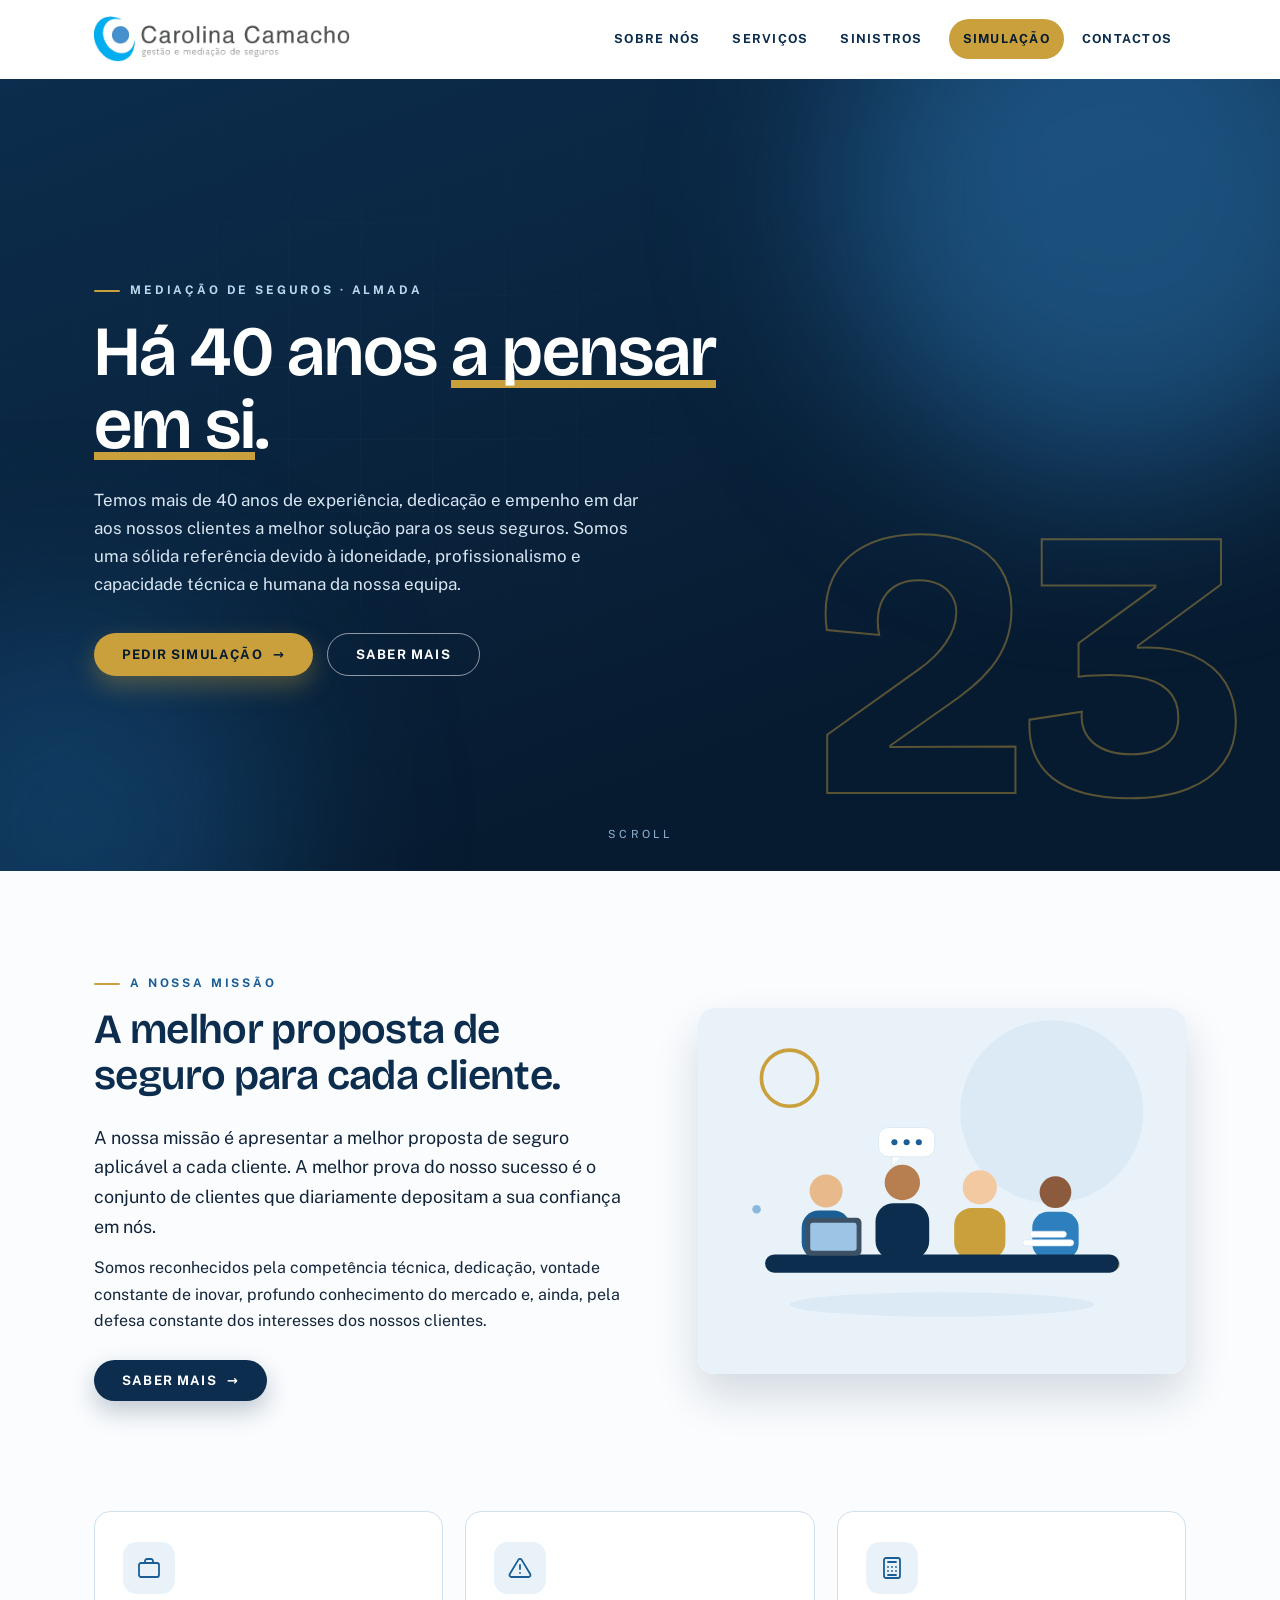
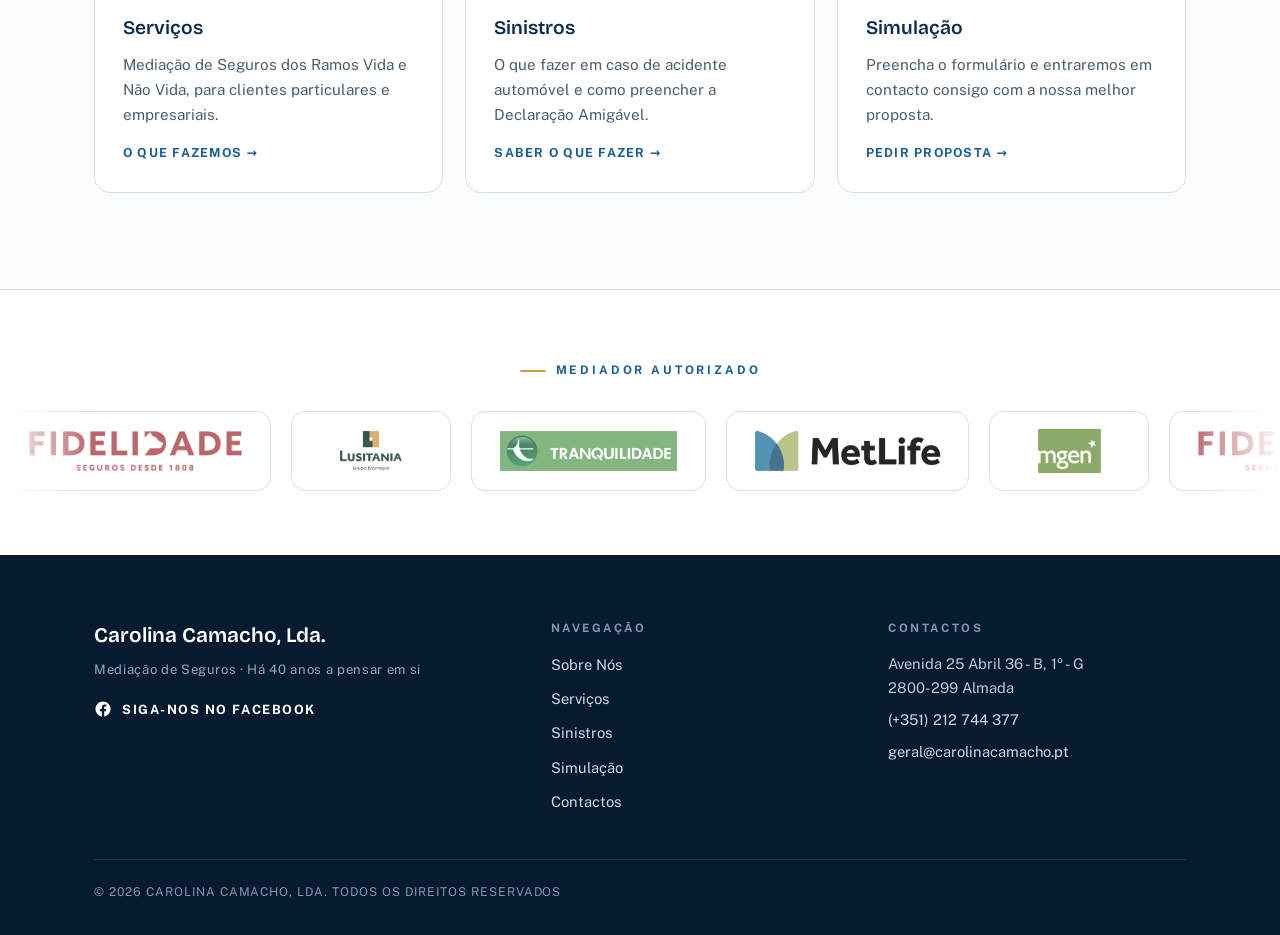
<file: servicos.html>
<!DOCTYPE html>
<html lang="pt">
<head>
<meta charset="utf-8">
<meta name="viewport" content="width=device-width, initial-scale=1">
<title>Carolina Camacho :: Home</title>
<meta name="description" content="Carolina Camacho, Lda. — Mediação de seguros há mais de 40 anos. A melhor solução para os seus seguros.">
<link rel="preconnect" href="https://fonts.googleapis.com">
<link rel="preconnect" href="https://fonts.gstatic.com" crossorigin>
<link href="https://fonts.googleapis.com/css2?family=Bricolage+Grotesque:wght@500;600;700&family=Public+Sans:wght@400;600;700&display=swap" rel="stylesheet">
<link rel="stylesheet" href="assets/style.css">
</head>
<body>

<header class="site-header">
  <div class="wrap header-inner">
    <a class="brand" href="index.html" aria-label="Carolina Camacho — página inicial">
      <img src="imgs/logo-carolina-camacho.png" alt="Carolina Camacho — gestão e mediação de seguros">
    </a>
    <button class="nav-toggle" aria-expanded="false" aria-controls="site-nav">Menu
      <svg width="16" height="16" viewBox="0 0 24 24" fill="none" stroke="currentColor" stroke-width="2.4" stroke-linecap="round" aria-hidden="true"><line x1="4" y1="7" x2="20" y2="7"/><line x1="4" y1="12" x2="20" y2="12"/><line x1="4" y1="17" x2="20" y2="17"/></svg>
    </button>
    <nav class="site-nav" id="site-nav" aria-label="Navegação principal">
      <ul><li><a href="sobre_nos.html">Sobre Nós</a></li><li><a href="servicos.html">Serviços</a></li><li><a href="sinistros.html">Sinistros</a></li><li><a href="simulacao.html" class="nav-cta">Simulação</a></li><li><a href="contactos.html">Contactos</a></li></ul>
    </nav>
  </div>
</header>

<main>

<section class="hero">
  <div class="blob blob-a"></div>
  <div class="blob blob-b"></div>
  <div class="hero-grid-lines"></div>
  <div class="wrap" style="position:relative;width:100%">
    <div class="hero-40" aria-hidden="true"><span class="num">40</span></div>
    <div class="hero-inner">
      <span class="eyebrow fade-1">Mediação de seguros &middot; Almada</span>
      <h1 class="fade-2">Há 40 anos <span class="u">a pensar em si</span>.</h1>
      <p class="fade-3">Temos mais de 40 anos de experiência, dedicação e empenho em dar aos nossos clientes a melhor solução para os seus seguros. Somos uma sólida referência devido à idoneidade, profissionalismo e capacidade técnica e humana da nossa equipa.</p>
      <div class="hero-actions fade-4">
        <a class="btn btn-gold" href="simulacao.html">Pedir simulação <span class="arr">&rarr;</span></a>
        <a class="btn btn-outline" href="sobre_nos.html">Saber mais</a>
      </div>
    </div>
  </div>
  <div class="hero-scroll" aria-hidden="true">Scroll</div>
</section>

<section class="section">
  <div class="wrap split">
    <div data-reveal>
      <span class="eyebrow">A nossa missão</span>
      <h2>A melhor proposta de seguro para cada cliente.</h2>
      <p class="lede">A nossa missão é apresentar a melhor proposta de seguro aplicável a cada cliente. A melhor prova do nosso sucesso é o conjunto de clientes que diariamente depositam a sua confiança em nós.</p>
      <p>Somos reconhecidos pela competência técnica, dedicação, vontade constante de inovar, profundo conhecimento do mercado e, ainda, pela defesa constante dos interesses dos nossos clientes.</p>
      <p style="margin-top:26px"><a class="btn btn-blue" href="sobre_nos.html">Saber mais <span class="arr">&rarr;</span></a></p>
    </div>
    <div class="photo-frame" data-reveal style="--d:.15s">
      <img src="imgs/equipa.svg" alt="">
    </div>
  </div>
</section>

<section class="section" style="padding-top:0">
  <div class="wrap">
    <div class="cards3">
      <a class="nav-card" href="servicos.html" data-reveal>
        <span class="ic"><svg width="24" height="24" viewBox="0 0 24 24" fill="none" stroke="currentColor" stroke-width="1.8" stroke-linecap="round" stroke-linejoin="round" aria-hidden="true"><rect x="2" y="7" width="20" height="14" rx="2"/><path d="M16 7V5a2 2 0 0 0-2-2h-4a2 2 0 0 0-2 2v2"/></svg></span>
        <h3>Serviços</h3>
        <p>Mediação de Seguros dos Ramos Vida e Não Vida, para clientes particulares e empresariais.</p>
        <span class="go">O que fazemos &rarr;</span>
      </a>
      <a class="nav-card" href="sinistros.html" data-reveal style="--d:.12s">
        <span class="ic"><svg width="24" height="24" viewBox="0 0 24 24" fill="none" stroke="currentColor" stroke-width="1.8" stroke-linecap="round" stroke-linejoin="round" aria-hidden="true"><path d="M12 9v4M12 17h.01M10.3 3.9 1.8 18a2 2 0 0 0 1.7 3h17a2 2 0 0 0 1.7-3L13.7 3.9a2 2 0 0 0-3.4 0z"/></svg></span>
        <h3>Sinistros</h3>
        <p>O que fazer em caso de acidente automóvel e como preencher a Declaração Amigável.</p>
        <span class="go">Saber o que fazer &rarr;</span>
      </a>
      <a class="nav-card" href="simulacao.html" data-reveal style="--d:.24s">
        <span class="ic"><svg width="24" height="24" viewBox="0 0 24 24" fill="none" stroke="currentColor" stroke-width="1.8" stroke-linecap="round" stroke-linejoin="round" aria-hidden="true"><rect x="4" y="2" width="16" height="20" rx="2"/><line x1="8" y1="6" x2="16" y2="6"/><line x1="8" y1="11" x2="8" y2="11.01"/><line x1="12" y1="11" x2="12" y2="11.01"/><line x1="16" y1="11" x2="16" y2="11.01"/><line x1="8" y1="15" x2="8" y2="15.01"/><line x1="12" y1="15" x2="12" y2="15.01"/><line x1="16" y1="15" x2="16" y2="15.01"/><line x1="8" y1="19" x2="16" y2="19"/></svg></span>
        <h3>Simulação</h3>
        <p>Preencha o formulário e entraremos em contacto consigo com a nossa melhor proposta.</p>
        <span class="go">Pedir proposta &rarr;</span>
      </a>
    </div>
  </div>
</section>

</main>


<section class="insurers" aria-label="Mediador autorizado">
  <div class="wrap">
    <span class="eyebrow">Mediador autorizado</span>
  </div>
  <div class="marquee">
    <div class="marquee-track">
<span><img src="imgs/logo-fidelidade.png" alt="Fidelidade"></span>
<span><img src="imgs/logo-lusitania.png" alt="Lusitania"></span>
<span><img src="imgs/logo-tranquilidade.png" alt="Tranquilidade"></span>
<span><img src="imgs/logo-metlife.png" alt="MetLife"></span>
<span><img src="imgs/logo-mgen.png" alt="MGEN"></span>
<span class="dup" aria-hidden="true"><img src="imgs/logo-fidelidade.png" alt="Fidelidade"></span>
<span class="dup" aria-hidden="true"><img src="imgs/logo-lusitania.png" alt="Lusitania"></span>
<span class="dup" aria-hidden="true"><img src="imgs/logo-tranquilidade.png" alt="Tranquilidade"></span>
<span class="dup" aria-hidden="true"><img src="imgs/logo-metlife.png" alt="MetLife"></span>
<span class="dup" aria-hidden="true"><img src="imgs/logo-mgen.png" alt="MGEN"></span>
    </div>
  </div>
</section>


<footer class="site-footer">
  <div class="wrap">
    <div class="footer-grid">
      <div>
        <div class="footer-brand">Carolina Camacho, Lda.
          <small>Mediação de Seguros &middot; Há 40 anos a pensar em si</small>
        </div>
        <a class="social" href="http://www.facebook.com/pages/Carolina-Camacho/294897557250897" target="_blank" rel="noopener">
          <svg width="18" height="18" viewBox="0 0 24 24" fill="currentColor" aria-hidden="true"><path d="M22 12.06C22 6.5 17.52 2 12 2S2 6.5 2 12.06c0 5.02 3.66 9.18 8.44 9.94v-7.03H7.9v-2.9h2.54V9.85c0-2.52 1.5-3.9 3.78-3.9 1.09 0 2.23.19 2.23.19v2.47h-1.26c-1.24 0-1.63.77-1.63 1.57v1.88h2.78l-.45 2.9h-2.33V22c4.78-.76 8.44-4.92 8.44-9.94Z"/></svg>
          Siga-nos no Facebook
        </a>
      </div>
      <div>
        <div class="footer-h">Navegação</div>
        <ul class="footer-nav">
          <li><a href="sobre_nos.html">Sobre Nós</a></li>
          <li><a href="servicos.html">Serviços</a></li>
          <li><a href="sinistros.html">Sinistros</a></li>
          <li><a href="simulacao.html">Simulação</a></li>
          <li><a href="contactos.html">Contactos</a></li>
        </ul>
      </div>
      <div>
        <div class="footer-h">Contactos</div>
        <div class="footer-contact">
          <span>Avenida 25 Abril 36 - B, 1º - G<br>2800-299 Almada</span>
          <a href="tel:+351212744377">(+351) 212 744 377</a>
          <a href="mailto:geral@carolinacamacho.pt">geral@carolinacamacho.pt</a>
        </div>
      </div>
    </div>
    <div class="copyright">&copy; 2026 Carolina Camacho, Lda. Todos os direitos reservados</div>
  </div>
</footer>
<script src="assets/main.js"></script>

</body>
</html>
</file>
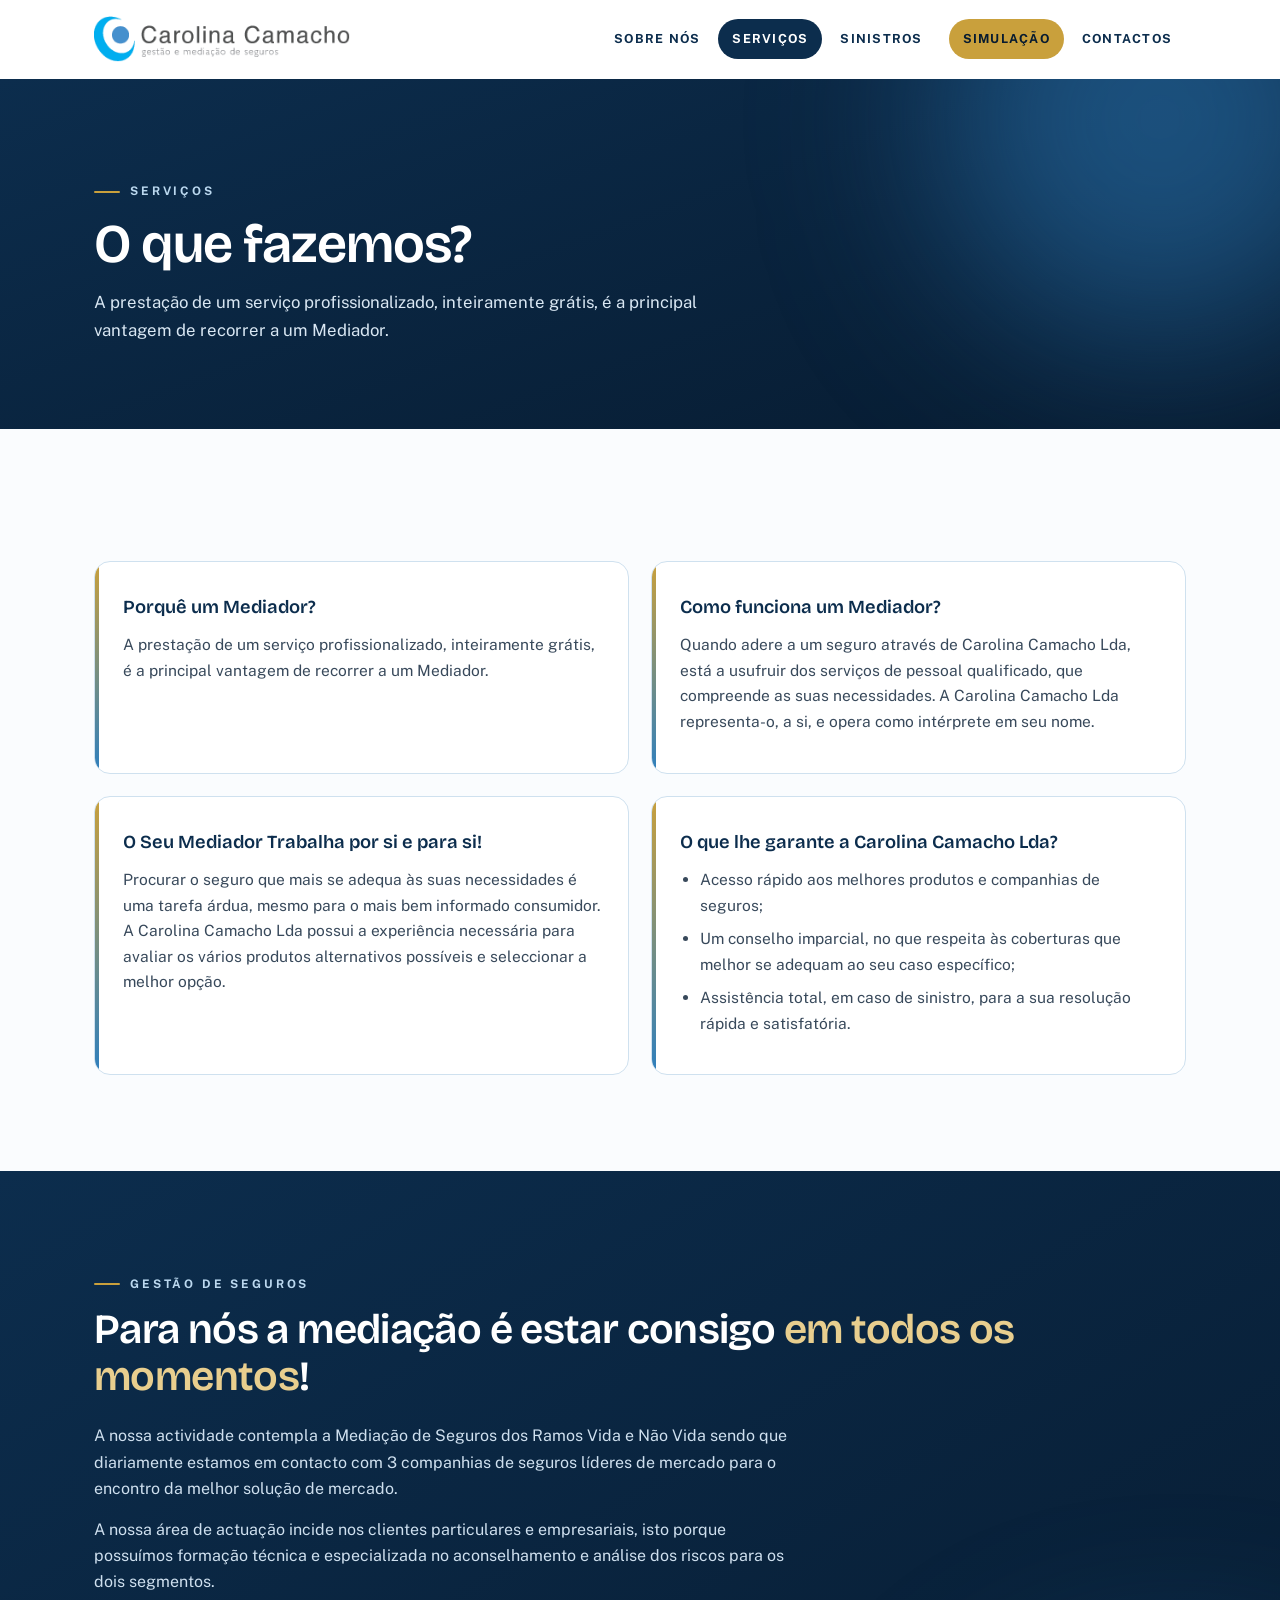
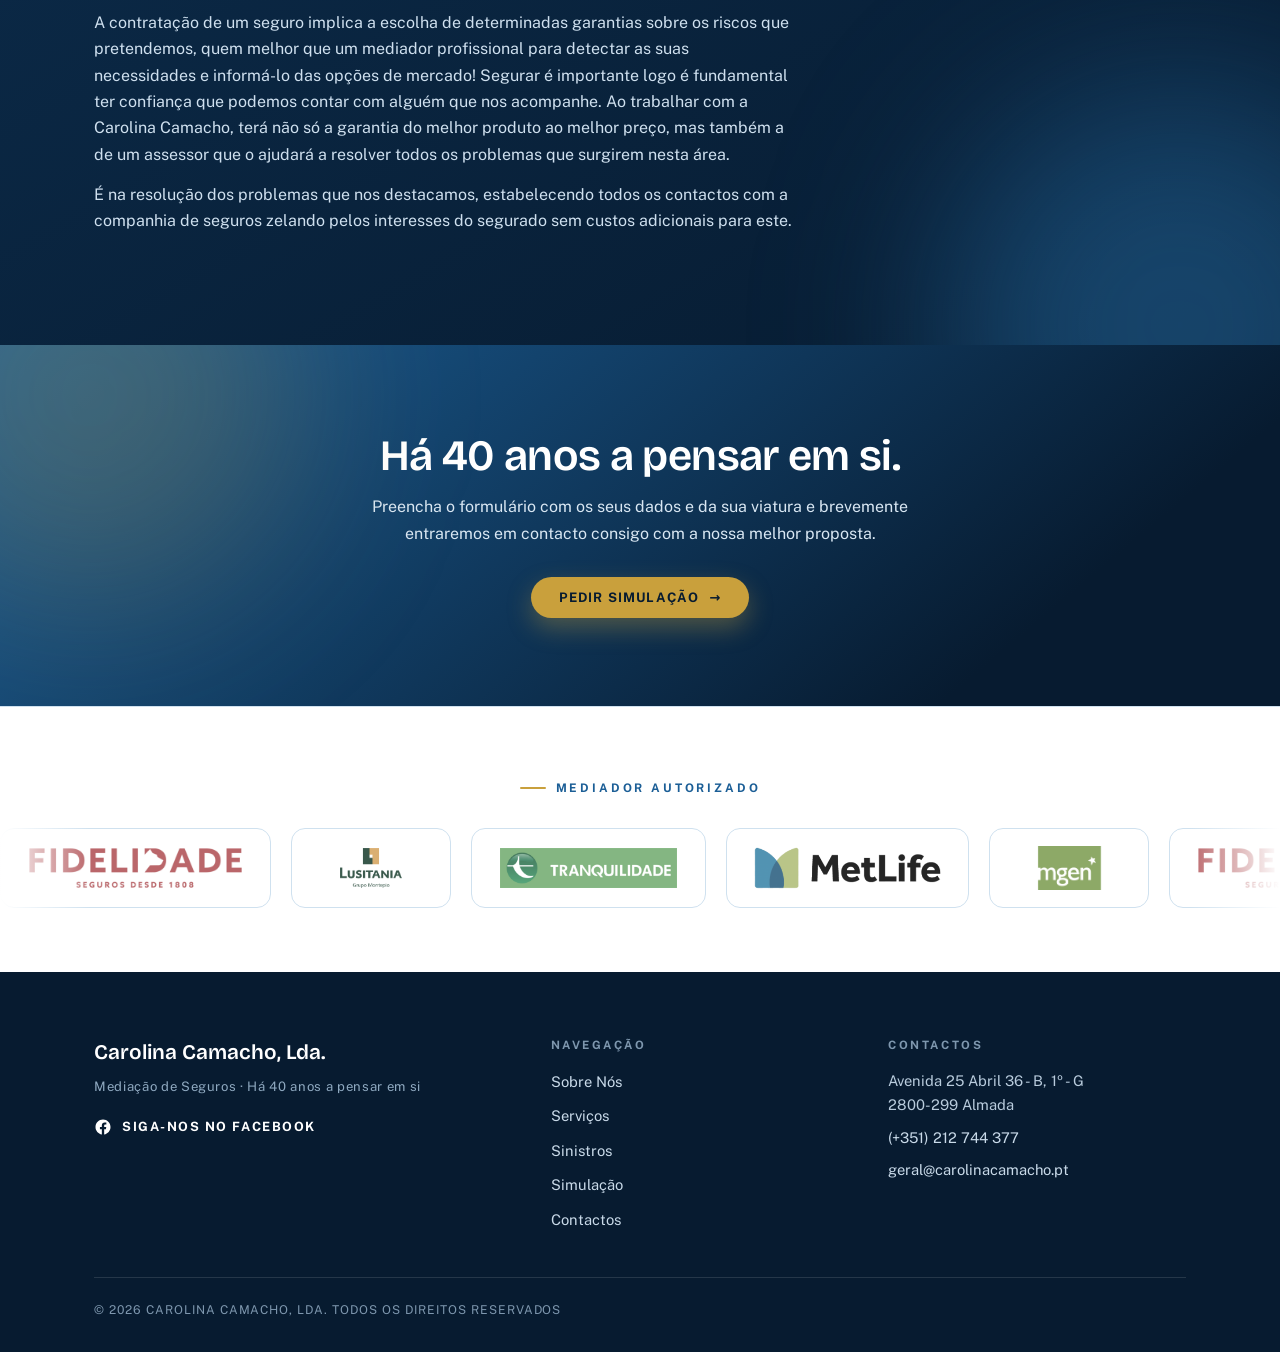
<file: sinistros.html>
<!DOCTYPE html>
<html lang="pt">
<head>
<meta charset="utf-8">
<meta name="viewport" content="width=device-width, initial-scale=1">
<title>Carolina Camacho :: Serviços</title>
<meta name="description" content="Mediação de seguros dos ramos Vida e Não Vida para clientes particulares e empresariais.">
<link rel="preconnect" href="https://fonts.googleapis.com">
<link rel="preconnect" href="https://fonts.gstatic.com" crossorigin>
<link href="https://fonts.googleapis.com/css2?family=Bricolage+Grotesque:wght@500;600;700&family=Public+Sans:wght@400;600;700&display=swap" rel="stylesheet">
<link rel="stylesheet" href="assets/style.css">
</head>
<body>

<header class="site-header">
  <div class="wrap header-inner">
    <a class="brand" href="index.html" aria-label="Carolina Camacho — página inicial">
      <img src="imgs/logo-carolina-camacho.png" alt="Carolina Camacho — gestão e mediação de seguros">
    </a>
    <button class="nav-toggle" aria-expanded="false" aria-controls="site-nav">Menu
      <svg width="16" height="16" viewBox="0 0 24 24" fill="none" stroke="currentColor" stroke-width="2.4" stroke-linecap="round" aria-hidden="true"><line x1="4" y1="7" x2="20" y2="7"/><line x1="4" y1="12" x2="20" y2="12"/><line x1="4" y1="17" x2="20" y2="17"/></svg>
    </button>
    <nav class="site-nav" id="site-nav" aria-label="Navegação principal">
      <ul><li><a href="sobre_nos.html">Sobre Nós</a></li><li><a href="servicos.html" aria-current="page">Serviços</a></li><li><a href="sinistros.html">Sinistros</a></li><li><a href="simulacao.html" class="nav-cta">Simulação</a></li><li><a href="contactos.html">Contactos</a></li></ul>
    </nav>
  </div>
</header>

<main>

<section class="page-head">
  <div class="blob blob-a"></div>
  <div class="wrap">
    <span class="eyebrow">Serviços</span>
    <h1>O que fazemos?</h1>
    <p>A prestação de um serviço profissionalizado, inteiramente grátis, é a principal vantagem de recorrer a um Mediador.</p>
  </div>
</section>

<section class="section">
  <div class="wrap">
    <div class="qa-grid">
      <article class="qa-card" data-reveal>
        <h3>Porquê um Mediador?</h3>
        <p>A prestação de um serviço profissionalizado, inteiramente grátis, é a principal vantagem de recorrer a um Mediador.</p>
      </article>
      <article class="qa-card" data-reveal style="--d:.1s">
        <h3>Como funciona um Mediador?</h3>
        <p>Quando adere a um seguro através de Carolina Camacho Lda, está a usufruir dos serviços de pessoal qualificado, que compreende as suas necessidades. A Carolina Camacho Lda representa-o, a si, e opera como intérprete em seu nome.</p>
      </article>
      <article class="qa-card" data-reveal style="--d:.2s">
        <h3>O Seu Mediador Trabalha por si e para si!</h3>
        <p>Procurar o seguro que mais se adequa às suas necessidades é uma tarefa árdua, mesmo para o mais bem informado consumidor. A Carolina Camacho Lda possui a experiência necessária para avaliar os vários produtos alternativos possíveis e seleccionar a melhor opção.</p>
      </article>
      <article class="qa-card" data-reveal style="--d:.3s">
        <h3>O que lhe garante a Carolina Camacho Lda?</h3>
        <ul>
          <li>Acesso rápido aos melhores produtos e companhias de seguros;</li>
          <li>Um conselho imparcial, no que respeita às coberturas que melhor se adequam ao seu caso específico;</li>
          <li>Assistência total, em caso de sinistro, para a sua resolução rápida e satisfatória.</li>
        </ul>
      </article>
    </div>
  </div>
</section>

<section class="dark-band">
  <div class="blob blob-a"></div>
  <div class="wrap" style="position:relative">
    <div data-reveal>
      <span class="eyebrow">Gestão de seguros</span>
      <h2>Para nós a mediação é estar consigo <span class="hl">em todos os momentos</span>!</h2>
    </div>
    <div data-reveal style="--d:.12s">
      <p>A nossa actividade contempla a Mediação de Seguros dos Ramos Vida e Não Vida sendo que diariamente estamos em contacto com 3 companhias de seguros líderes de mercado para o encontro da melhor solução de mercado.</p>
      <p>A nossa área de actuação incide nos clientes particulares e empresariais, isto porque possuímos formação técnica e especializada no aconselhamento e análise dos riscos para os dois segmentos.</p>
      <p>A contratação de um seguro implica a escolha de determinadas garantias sobre os riscos que pretendemos, quem melhor que um mediador profissional para detectar as suas necessidades e informá-lo das opções de mercado! Segurar é importante logo é fundamental ter confiança que podemos contar com alguém que nos acompanhe. Ao trabalhar com a Carolina Camacho, terá não só a garantia do melhor produto ao melhor preço, mas também a de um assessor que o ajudará a resolver todos os problemas que surgirem nesta área.</p>
      <p>É na resolução dos problemas que nos destacamos, estabelecendo todos os contactos com a companhia de seguros zelando pelos interesses do segurado sem custos adicionais para este.</p>
    </div>
  </div>
</section>

</main>

<section class="cta-band">
  <div class="blob blob-a"></div>
  <div class="wrap" data-reveal>
    <h2>Há 40 anos a pensar em si.</h2>
    <p>Preencha o formulário com os seus dados e da sua viatura e brevemente entraremos em contacto consigo com a nossa melhor proposta.</p>
    <a class="btn btn-gold" href="simulacao.html">Pedir simulação <span class="arr">&rarr;</span></a>
  </div>
</section>


<section class="insurers" aria-label="Mediador autorizado">
  <div class="wrap">
    <span class="eyebrow">Mediador autorizado</span>
  </div>
  <div class="marquee">
    <div class="marquee-track">
<span><img src="imgs/logo-fidelidade.png" alt="Fidelidade"></span>
<span><img src="imgs/logo-lusitania.png" alt="Lusitania"></span>
<span><img src="imgs/logo-tranquilidade.png" alt="Tranquilidade"></span>
<span><img src="imgs/logo-metlife.png" alt="MetLife"></span>
<span><img src="imgs/logo-mgen.png" alt="MGEN"></span>
<span class="dup" aria-hidden="true"><img src="imgs/logo-fidelidade.png" alt="Fidelidade"></span>
<span class="dup" aria-hidden="true"><img src="imgs/logo-lusitania.png" alt="Lusitania"></span>
<span class="dup" aria-hidden="true"><img src="imgs/logo-tranquilidade.png" alt="Tranquilidade"></span>
<span class="dup" aria-hidden="true"><img src="imgs/logo-metlife.png" alt="MetLife"></span>
<span class="dup" aria-hidden="true"><img src="imgs/logo-mgen.png" alt="MGEN"></span>
    </div>
  </div>
</section>


<footer class="site-footer">
  <div class="wrap">
    <div class="footer-grid">
      <div>
        <div class="footer-brand">Carolina Camacho, Lda.
          <small>Mediação de Seguros &middot; Há 40 anos a pensar em si</small>
        </div>
        <a class="social" href="http://www.facebook.com/pages/Carolina-Camacho/294897557250897" target="_blank" rel="noopener">
          <svg width="18" height="18" viewBox="0 0 24 24" fill="currentColor" aria-hidden="true"><path d="M22 12.06C22 6.5 17.52 2 12 2S2 6.5 2 12.06c0 5.02 3.66 9.18 8.44 9.94v-7.03H7.9v-2.9h2.54V9.85c0-2.52 1.5-3.9 3.78-3.9 1.09 0 2.23.19 2.23.19v2.47h-1.26c-1.24 0-1.63.77-1.63 1.57v1.88h2.78l-.45 2.9h-2.33V22c4.78-.76 8.44-4.92 8.44-9.94Z"/></svg>
          Siga-nos no Facebook
        </a>
      </div>
      <div>
        <div class="footer-h">Navegação</div>
        <ul class="footer-nav">
          <li><a href="sobre_nos.html">Sobre Nós</a></li>
          <li><a href="servicos.html">Serviços</a></li>
          <li><a href="sinistros.html">Sinistros</a></li>
          <li><a href="simulacao.html">Simulação</a></li>
          <li><a href="contactos.html">Contactos</a></li>
        </ul>
      </div>
      <div>
        <div class="footer-h">Contactos</div>
        <div class="footer-contact">
          <span>Avenida 25 Abril 36 - B, 1º - G<br>2800-299 Almada</span>
          <a href="tel:+351212744377">(+351) 212 744 377</a>
          <a href="mailto:geral@carolinacamacho.pt">geral@carolinacamacho.pt</a>
        </div>
      </div>
    </div>
    <div class="copyright">&copy; 2026 Carolina Camacho, Lda. Todos os direitos reservados</div>
  </div>
</footer>
<script src="assets/main.js"></script>

</body>
</html>
</file>
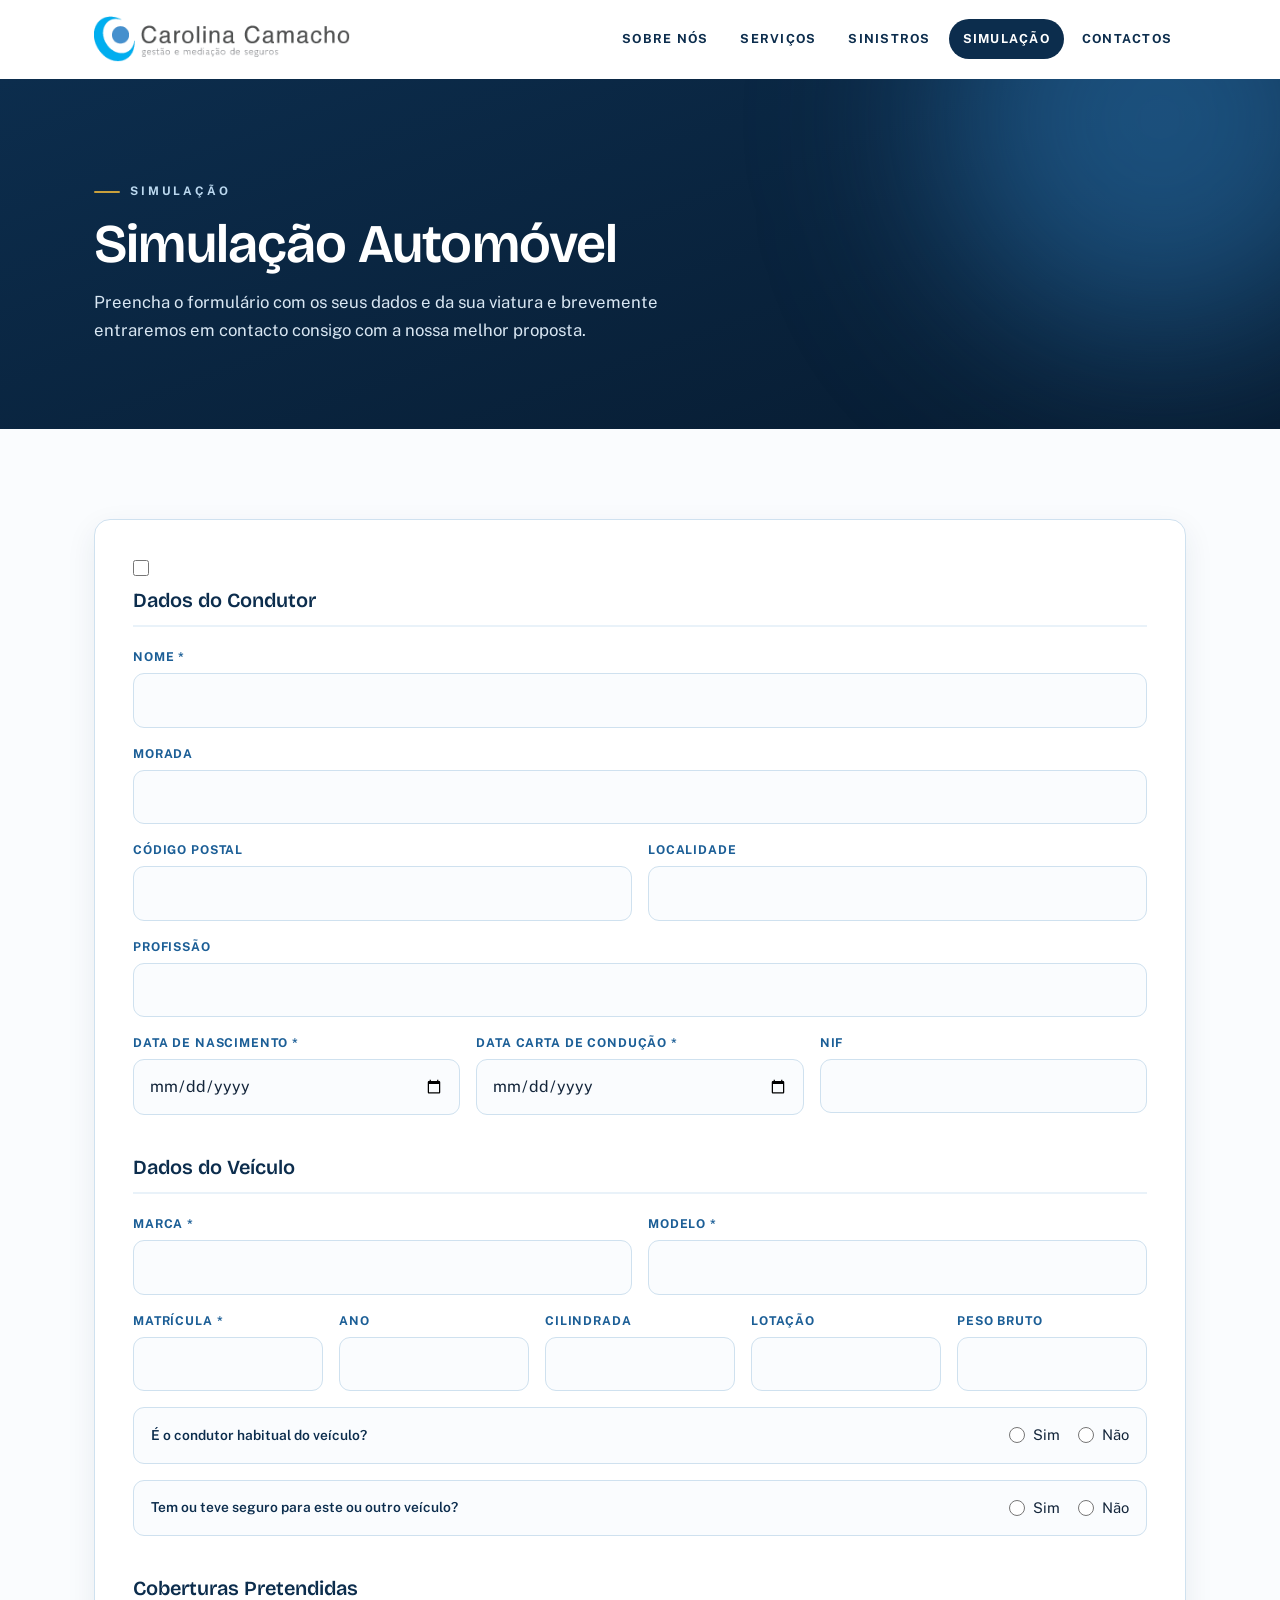
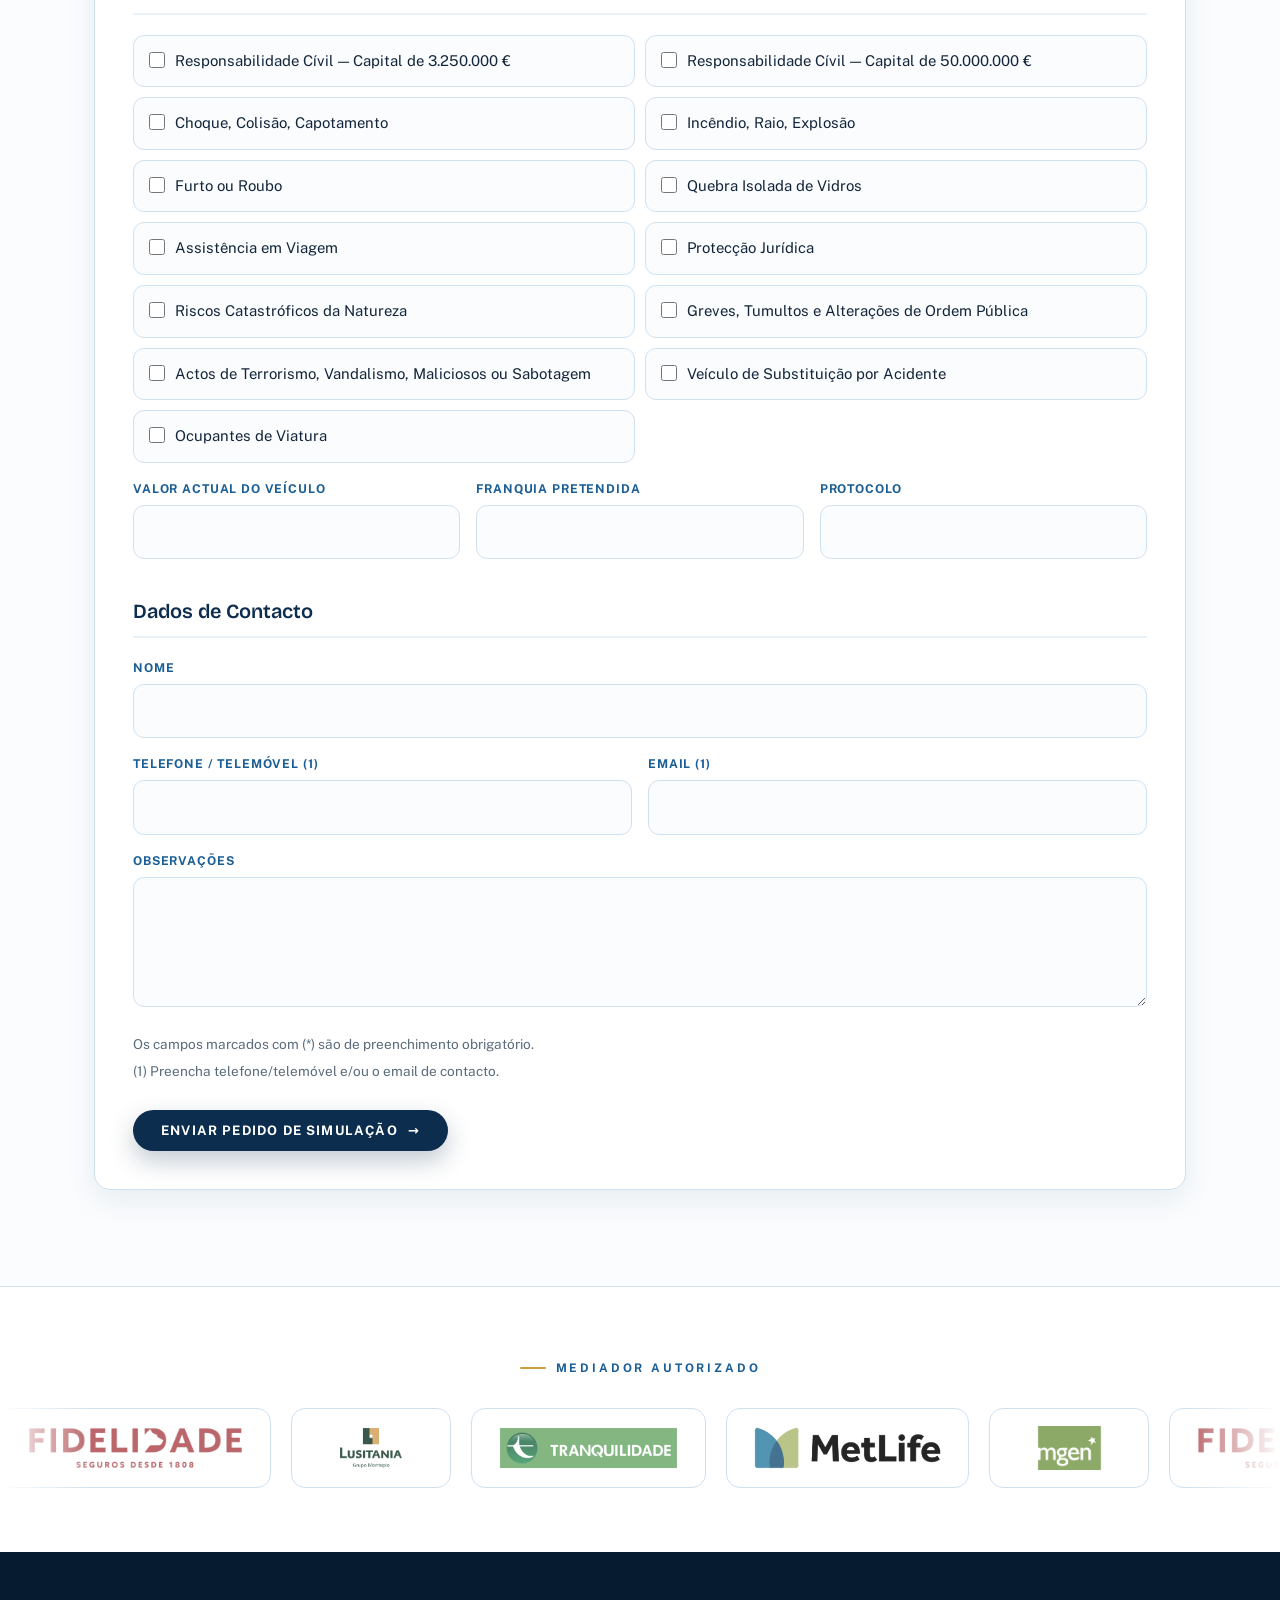
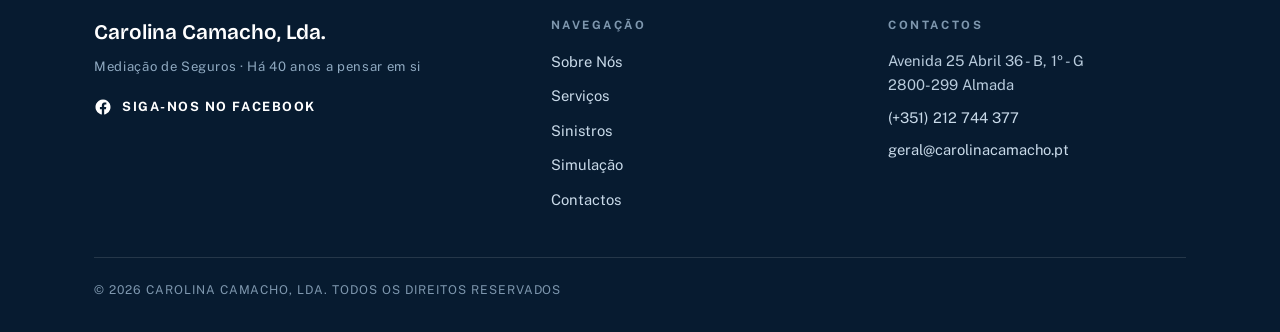
<file: sobre_nos.html>
<!DOCTYPE html>
<html lang="pt">
<head>
<meta charset="utf-8">
<meta name="viewport" content="width=device-width, initial-scale=1">
<title>Carolina Camacho :: Simulação Automóvel</title>
<meta name="description" content="Peça uma simulação de seguro automóvel. Preencha os seus dados e da sua viatura e entraremos em contacto com a nossa melhor proposta.">
<link rel="preconnect" href="https://fonts.googleapis.com">
<link rel="preconnect" href="https://fonts.gstatic.com" crossorigin>
<link href="https://fonts.googleapis.com/css2?family=Bricolage+Grotesque:wght@500;600;700&family=Public+Sans:wght@400;600;700&display=swap" rel="stylesheet">
<link rel="stylesheet" href="assets/style.css">
</head>
<body>

<header class="site-header">
  <div class="wrap header-inner">
    <a class="brand" href="index.html" aria-label="Carolina Camacho — página inicial">
      <img src="imgs/logo-carolina-camacho.png" alt="Carolina Camacho — gestão e mediação de seguros">
    </a>
    <button class="nav-toggle" aria-expanded="false" aria-controls="site-nav">Menu
      <svg width="16" height="16" viewBox="0 0 24 24" fill="none" stroke="currentColor" stroke-width="2.4" stroke-linecap="round" aria-hidden="true"><line x1="4" y1="7" x2="20" y2="7"/><line x1="4" y1="12" x2="20" y2="12"/><line x1="4" y1="17" x2="20" y2="17"/></svg>
    </button>
    <nav class="site-nav" id="site-nav" aria-label="Navegação principal">
      <ul><li><a href="sobre_nos.html">Sobre Nós</a></li><li><a href="servicos.html">Serviços</a></li><li><a href="sinistros.html">Sinistros</a></li><li><a href="simulacao.html" aria-current="page">Simulação</a></li><li><a href="contactos.html">Contactos</a></li></ul>
    </nav>
  </div>
</header>

<main>

<section class="page-head">
  <div class="blob blob-a"></div>
  <div class="wrap">
    <span class="eyebrow">Simulação</span>
    <h1>Simulação Automóvel</h1>
    <p>Preencha o formulário com os seus dados e da sua viatura e brevemente entraremos em contacto consigo com a nossa melhor proposta.</p>
  </div>
</section>

<section class="section" style="padding-top:56px">
  <div class="wrap">

    <form class="card w3form" method="post" action="https://api.web3forms.com/submit" data-reveal>
      <input type="hidden" name="access_key" value="">
      <input type="hidden" name="subject" value="Novo pedido de Simulação Automóvel — carolinacamacho.pt">
      <input type="hidden" name="from_name" value="Website Carolina Camacho">
      <input type="checkbox" name="botcheck" class="hp-field" tabindex="-1" autocomplete="off" aria-hidden="true">
      <fieldset>
        <legend>Dados do Condutor</legend>
        <div class="grid">
          <div class="field"><label for="nome">Nome *</label><input id="nome" name="nome" type="text" required></div>
          <div class="field"><label for="morada">Morada</label><input id="morada" name="morada" type="text"></div>
          <div class="grid g2">
            <div class="field"><label for="cp">Código Postal</label><input id="cp" name="codigo_postal" type="text" inputmode="numeric"></div>
            <div class="field"><label for="localidade">Localidade</label><input id="localidade" name="localidade" type="text"></div>
          </div>
          <div class="field"><label for="profissao">Profissão</label><input id="profissao" name="profissao" type="text"></div>
          <div class="grid g3">
            <div class="field"><label for="nascimento">Data de Nascimento *</label><input id="nascimento" name="data_nascimento" type="date" required></div>
            <div class="field"><label for="carta">Data Carta de Condução *</label><input id="carta" name="data_carta" type="date" required></div>
            <div class="field"><label for="nif">NIF</label><input id="nif" name="nif" type="text" inputmode="numeric"></div>
          </div>
        </div>
      </fieldset>

      <fieldset>
        <legend>Dados do Veículo</legend>
        <div class="grid">
          <div class="grid g2">
            <div class="field"><label for="marca">Marca *</label><input id="marca" name="marca" type="text" required></div>
            <div class="field"><label for="modelo">Modelo *</label><input id="modelo" name="modelo" type="text" required></div>
          </div>
          <div class="grid g5">
            <div class="field"><label for="matricula">Matrícula *</label><input id="matricula" name="matricula" type="text" required></div>
            <div class="field"><label for="ano">Ano</label><input id="ano" name="ano" type="text" inputmode="numeric"></div>
            <div class="field"><label for="cilindrada">Cilindrada</label><input id="cilindrada" name="cilindrada" type="text" inputmode="numeric"></div>
            <div class="field"><label for="lotacao">Lotação</label><input id="lotacao" name="lotacao" type="text" inputmode="numeric"></div>
            <div class="field"><label for="peso">Peso Bruto</label><input id="peso" name="peso_bruto" type="text" inputmode="numeric"></div>
          </div>
          <div class="radio-row">
            <span>É o condutor habitual do veículo?</span>
            <label><input type="radio" name="condutor_habitual" value="sim"> Sim</label>
            <label><input type="radio" name="condutor_habitual" value="nao"> Não</label>
          </div>
          <div class="radio-row">
            <span>Tem ou teve seguro para este ou outro veículo?</span>
            <label><input type="radio" name="teve_seguro" value="sim"> Sim</label>
            <label><input type="radio" name="teve_seguro" value="nao"> Não</label>
          </div>
        </div>
      </fieldset>

      <fieldset>
        <legend>Coberturas Pretendidas</legend>
        <div class="coverage">
<label><input type="checkbox" name="coberturas[]" value="Responsabilidade Cívil — Capital de 3.250.000 €"> Responsabilidade Cívil — Capital de 3.250.000 €</label>
<label><input type="checkbox" name="coberturas[]" value="Responsabilidade Cívil — Capital de 50.000.000 €"> Responsabilidade Cívil — Capital de 50.000.000 €</label>
<label><input type="checkbox" name="coberturas[]" value="Choque, Colisão, Capotamento"> Choque, Colisão, Capotamento</label>
<label><input type="checkbox" name="coberturas[]" value="Incêndio, Raio, Explosão"> Incêndio, Raio, Explosão</label>
<label><input type="checkbox" name="coberturas[]" value="Furto ou Roubo"> Furto ou Roubo</label>
<label><input type="checkbox" name="coberturas[]" value="Quebra Isolada de Vidros"> Quebra Isolada de Vidros</label>
<label><input type="checkbox" name="coberturas[]" value="Assistência em Viagem"> Assistência em Viagem</label>
<label><input type="checkbox" name="coberturas[]" value="Protecção Jurídica"> Protecção Jurídica</label>
<label><input type="checkbox" name="coberturas[]" value="Riscos Catastróficos da Natureza"> Riscos Catastróficos da Natureza</label>
<label><input type="checkbox" name="coberturas[]" value="Greves, Tumultos e Alterações de Ordem Pública"> Greves, Tumultos e Alterações de Ordem Pública</label>
<label><input type="checkbox" name="coberturas[]" value="Actos de Terrorismo, Vandalismo, Maliciosos ou Sabotagem"> Actos de Terrorismo, Vandalismo, Maliciosos ou Sabotagem</label>
<label><input type="checkbox" name="coberturas[]" value="Veículo de Substituição por Acidente"> Veículo de Substituição por Acidente</label>
<label><input type="checkbox" name="coberturas[]" value="Ocupantes de Viatura"> Ocupantes de Viatura</label>
        </div>
        <div class="grid g3" style="margin-top:16px">
          <div class="field"><label for="valor">Valor Actual do Veículo</label><input id="valor" name="valor_veiculo" type="text" inputmode="numeric"></div>
          <div class="field"><label for="franquia">Franquia Pretendida</label><input id="franquia" name="franquia" type="text"></div>
          <div class="field"><label for="protocolo">Protocolo</label><input id="protocolo" name="protocolo" type="text"></div>
        </div>
      </fieldset>

      <fieldset>
        <legend>Dados de Contacto</legend>
        <div class="grid">
          <div class="field"><label for="cnome">Nome</label><input id="cnome" name="contacto_nome" type="text"></div>
          <div class="grid g2">
            <div class="field"><label for="telefone">Telefone / Telemóvel (1)</label><input id="telefone" name="telefone" type="tel"></div>
            <div class="field"><label for="email">Email (1)</label><input id="email" name="email" type="email"></div>
          </div>
          <div class="field"><label for="obs">Observações</label><textarea id="obs" name="observacoes"></textarea></div>
        </div>
      </fieldset>

      <div class="form-notes">
        <p>Os campos marcados com (*) são de preenchimento obrigatório.</p>
        <p>(1) Preencha telefone/telemóvel e/ou o email de contacto.</p>
      </div>
      <div class="form-actions">
        <button class="btn btn-blue" type="submit">Enviar pedido de simulação <span class="arr">&rarr;</span></button>
      </div>
      <div class="form-status" role="status" aria-live="polite"></div>
    </form>
  </div>
</section>

</main>


<section class="insurers" aria-label="Mediador autorizado">
  <div class="wrap">
    <span class="eyebrow">Mediador autorizado</span>
  </div>
  <div class="marquee">
    <div class="marquee-track">
<span><img src="imgs/logo-fidelidade.png" alt="Fidelidade"></span>
<span><img src="imgs/logo-lusitania.png" alt="Lusitania"></span>
<span><img src="imgs/logo-tranquilidade.png" alt="Tranquilidade"></span>
<span><img src="imgs/logo-metlife.png" alt="MetLife"></span>
<span><img src="imgs/logo-mgen.png" alt="MGEN"></span>
<span class="dup" aria-hidden="true"><img src="imgs/logo-fidelidade.png" alt="Fidelidade"></span>
<span class="dup" aria-hidden="true"><img src="imgs/logo-lusitania.png" alt="Lusitania"></span>
<span class="dup" aria-hidden="true"><img src="imgs/logo-tranquilidade.png" alt="Tranquilidade"></span>
<span class="dup" aria-hidden="true"><img src="imgs/logo-metlife.png" alt="MetLife"></span>
<span class="dup" aria-hidden="true"><img src="imgs/logo-mgen.png" alt="MGEN"></span>
    </div>
  </div>
</section>


<footer class="site-footer">
  <div class="wrap">
    <div class="footer-grid">
      <div>
        <div class="footer-brand">Carolina Camacho, Lda.
          <small>Mediação de Seguros &middot; Há 40 anos a pensar em si</small>
        </div>
        <a class="social" href="http://www.facebook.com/pages/Carolina-Camacho/294897557250897" target="_blank" rel="noopener">
          <svg width="18" height="18" viewBox="0 0 24 24" fill="currentColor" aria-hidden="true"><path d="M22 12.06C22 6.5 17.52 2 12 2S2 6.5 2 12.06c0 5.02 3.66 9.18 8.44 9.94v-7.03H7.9v-2.9h2.54V9.85c0-2.52 1.5-3.9 3.78-3.9 1.09 0 2.23.19 2.23.19v2.47h-1.26c-1.24 0-1.63.77-1.63 1.57v1.88h2.78l-.45 2.9h-2.33V22c4.78-.76 8.44-4.92 8.44-9.94Z"/></svg>
          Siga-nos no Facebook
        </a>
      </div>
      <div>
        <div class="footer-h">Navegação</div>
        <ul class="footer-nav">
          <li><a href="sobre_nos.html">Sobre Nós</a></li>
          <li><a href="servicos.html">Serviços</a></li>
          <li><a href="sinistros.html">Sinistros</a></li>
          <li><a href="simulacao.html">Simulação</a></li>
          <li><a href="contactos.html">Contactos</a></li>
        </ul>
      </div>
      <div>
        <div class="footer-h">Contactos</div>
        <div class="footer-contact">
          <span>Avenida 25 Abril 36 - B, 1º - G<br>2800-299 Almada</span>
          <a href="tel:+351212744377">(+351) 212 744 377</a>
          <a href="mailto:geral@carolinacamacho.pt">geral@carolinacamacho.pt</a>
        </div>
      </div>
    </div>
    <div class="copyright">&copy; 2026 Carolina Camacho, Lda. Todos os direitos reservados</div>
  </div>
</footer>
<script src="assets/main.js"></script>

</body>
</html>
</file>
<file: assets/style.css>
:root{
  --ink:#13253A;
  --navy:#0C2D4D;
  --navy-deep:#071B30;
  --blue:#1B5E96;
  --blue-bright:#2E7FBE;
  --sky:#E9F2F9;
  --sky-line:#CFE1EF;
  --paper:#FAFCFE;
  --white:#FFFFFF;
  --gold:#C9A03C;
  --gold-soft:#E8CE8E;
  --font-display:"Bricolage Grotesque",Georgia,serif;
  --font-body:"Public Sans",system-ui,-apple-system,"Segoe UI",sans-serif;
  --radius:16px;
  --shadow:0 10px 30px rgba(12,45,77,.08);
  --shadow-lift:0 22px 44px rgba(12,45,77,.16);
  --maxw:1140px;
  --ease:cubic-bezier(.22,.9,.3,1);
}
*{box-sizing:border-box;margin:0;padding:0}
html{scroll-behavior:smooth}
body{
  font-family:var(--font-body);color:var(--ink);background:var(--paper);
  line-height:1.65;font-size:1rem;-webkit-font-smoothing:antialiased;
  overflow-x:hidden;
}
img{max-width:100%;display:block}
a{color:var(--blue)}
a:focus-visible,button:focus-visible,input:focus-visible,select:focus-visible,textarea:focus-visible{
  outline:3px solid var(--blue-bright);outline-offset:2px;border-radius:4px;
}
.wrap{max-width:var(--maxw);margin:0 auto;padding:0 24px}

/* ============ motion primitives ============ */
[data-reveal]{opacity:0;transform:translateY(26px);transition:opacity .7s var(--ease),transform .7s var(--ease);transition-delay:var(--d,0s)}
[data-reveal].in{opacity:1;transform:none}
@keyframes fadeUp{from{opacity:0;transform:translateY(26px)}to{opacity:1;transform:none}}
@keyframes floatA{0%,100%{transform:translate(0,0) scale(1)}50%{transform:translate(40px,-30px) scale(1.08)}}
@keyframes floatB{0%,100%{transform:translate(0,0) scale(1)}50%{transform:translate(-50px,24px) scale(.94)}}
@keyframes drift40{0%,100%{transform:translateY(-52%)}50%{transform:translateY(-48%)}}
@keyframes marquee{from{transform:translateX(0)}to{transform:translateX(-50%)}}
@keyframes lineGrow{from{transform:scaleY(0)}to{transform:scaleY(1)}}
@media (prefers-reduced-motion:reduce){
  html{scroll-behavior:auto}
  *,*::before,*::after{animation:none!important;transition:none!important}
  [data-reveal]{opacity:1;transform:none}
}

/* ============ header ============ */
.site-header{
  position:sticky;top:0;z-index:60;
  background:rgba(255,255,255,.9);backdrop-filter:blur(12px);
  border-bottom:1px solid transparent;
  transition:border-color .3s ease,box-shadow .3s ease;
}
.site-header.scrolled{border-color:var(--sky-line);box-shadow:0 6px 24px rgba(12,45,77,.08)}
.header-inner{display:flex;align-items:center;justify-content:space-between;gap:24px;min-height:78px}
.brand{display:flex;align-items:center;gap:12px;text-decoration:none}
.brand img{height:46px;width:auto}
.nav-toggle{display:none;background:none;border:1px solid var(--sky-line);border-radius:10px;
  padding:8px 12px;cursor:pointer;color:var(--navy);font:inherit}
.site-nav ul{display:flex;gap:4px;list-style:none;align-items:center}
.site-nav a{
  position:relative;display:block;padding:10px 14px;border-radius:999px;
  text-decoration:none;color:var(--navy);
  font-size:.78rem;font-weight:700;letter-spacing:.1em;text-transform:uppercase;
  transition:color .2s ease;
}
.site-nav a::after{
  content:"";position:absolute;left:14px;right:14px;bottom:6px;height:2px;
  background:var(--gold);border-radius:2px;transform:scaleX(0);transform-origin:left;
  transition:transform .25s var(--ease);
}
.site-nav a:hover::after{transform:scaleX(1)}
.site-nav a[aria-current="page"]{background:var(--navy);color:#fff}
.site-nav a[aria-current="page"]::after{display:none}
.site-nav .nav-cta{background:var(--gold);color:var(--navy-deep);margin-left:8px}
.site-nav .nav-cta::after{display:none}
.site-nav .nav-cta:hover{background:var(--gold-soft)}
@media (max-width:900px){
  .nav-toggle{display:inline-flex;align-items:center;gap:8px}
  .site-nav{display:none;position:absolute;left:0;right:0;top:100%;
    background:#fff;border-bottom:1px solid var(--sky-line);box-shadow:var(--shadow)}
  .site-nav.open{display:block}
  .site-nav ul{flex-direction:column;align-items:stretch;padding:12px 16px 18px;gap:4px}
  .site-nav a{border-radius:10px}
  .site-nav .nav-cta{margin-left:0;text-align:center}
}

/* ============ buttons ============ */
.btn{
  position:relative;display:inline-flex;align-items:center;gap:10px;
  padding:14px 28px;border-radius:999px;border:0;cursor:pointer;
  font:700 .82rem/1 var(--font-body);letter-spacing:.09em;text-transform:uppercase;
  text-decoration:none;overflow:hidden;
  transition:transform .2s var(--ease),box-shadow .2s var(--ease),background .2s ease;
}
.btn:hover{transform:translateY(-3px)}
.btn:active{transform:translateY(-1px)}
.btn .arr{transition:transform .2s var(--ease)}
.btn:hover .arr{transform:translateX(4px)}
.btn-gold{background:var(--gold);color:var(--navy-deep);box-shadow:0 10px 24px rgba(201,160,60,.35)}
.btn-gold:hover{box-shadow:0 16px 32px rgba(201,160,60,.45)}
.btn-outline{background:transparent;color:#fff;border:1.5px solid rgba(255,255,255,.55)}
.btn-outline:hover{background:rgba(255,255,255,.12)}
.btn-blue{background:var(--navy);color:#fff;box-shadow:0 10px 24px rgba(12,45,77,.25)}
.btn-blue:hover{background:var(--blue)}

/* ============ hero (home) ============ */
.hero{
  position:relative;overflow:hidden;color:#fff;
  background:linear-gradient(160deg,var(--navy) 0%,var(--navy-deep) 75%);
  min-height:88vh;display:flex;align-items:center;
}
.blob{position:absolute;border-radius:50%;filter:blur(90px);pointer-events:none}
.blob-a{width:560px;height:560px;right:-120px;top:-160px;background:rgba(46,127,190,.5);animation:floatA 14s ease-in-out infinite}
.blob-b{width:420px;height:420px;left:-140px;bottom:-160px;background:rgba(27,94,150,.45);animation:floatB 18s ease-in-out infinite}
.hero-grid-lines{
  position:absolute;inset:0;pointer-events:none;opacity:.35;
  background-image:linear-gradient(rgba(255,255,255,.05) 1px,transparent 1px),
                   linear-gradient(90deg,rgba(255,255,255,.05) 1px,transparent 1px);
  background-size:72px 72px;
  mask-image:radial-gradient(700px 500px at 30% 40%,#000,transparent 75%);
  -webkit-mask-image:radial-gradient(700px 500px at 30% 40%,#000,transparent 75%);
}
.hero-inner{position:relative;padding:110px 0;max-width:660px}
.hero .eyebrow{color:#BBD8EF}
.hero h1{
  font-family:var(--font-display);font-size:clamp(2.6rem,5.8vw,4.4rem);
  line-height:1.03;font-weight:600;letter-spacing:-.015em;margin:16px 0 26px;
}
.hero h1 .u{
  background-image:linear-gradient(var(--gold),var(--gold));
  background-repeat:no-repeat;background-position:0 92%;background-size:100% .12em;
}
.hero p{color:#D9E7F3;margin-bottom:16px;max-width:56ch;font-size:1.06rem}
.hero-actions{display:flex;flex-wrap:wrap;gap:14px;margin-top:34px}
.fade-1{animation:fadeUp .8s var(--ease) .05s both}
.fade-2{animation:fadeUp .8s var(--ease) .18s both}
.fade-3{animation:fadeUp .8s var(--ease) .32s both}
.fade-4{animation:fadeUp .8s var(--ease) .46s both}
.hero-40{
  position:absolute;right:-30px;top:50%;
  font-family:var(--font-display);font-weight:700;
  font-size:clamp(15rem,30vw,27rem);line-height:1;
  color:transparent;-webkit-text-stroke:2px rgba(201,160,60,.42);
  user-select:none;pointer-events:none;
  animation:drift40 9s ease-in-out infinite;
}
@media (max-width:960px){.hero-40{opacity:.4}}
.hero-scroll{
  position:absolute;bottom:28px;left:50%;transform:translateX(-50%);
  color:#8FB4D4;font-size:.7rem;letter-spacing:.3em;text-transform:uppercase;
}

/* ============ sections ============ */
.eyebrow{
  display:inline-flex;align-items:center;gap:10px;
  font-size:.74rem;font-weight:700;letter-spacing:.24em;text-transform:uppercase;color:var(--blue);
}
.eyebrow::before{content:"";width:26px;height:2px;background:var(--gold);border-radius:2px}
.section{padding:96px 0}
.section h2,h2.disp{
  font-family:var(--font-display);font-weight:600;letter-spacing:-.015em;
  font-size:clamp(1.8rem,3.6vw,2.6rem);color:var(--navy);
  margin:12px 0 24px;line-height:1.12;
}
.section h3{font-family:var(--font-display);font-weight:600;font-size:1.3rem;color:var(--navy);margin:0 0 10px}
.section p{max-width:70ch;margin-bottom:14px}
.lede{font-size:1.12rem}

/* inner page hero */
.page-head{
  position:relative;overflow:hidden;color:#fff;
  background:linear-gradient(160deg,var(--navy),var(--navy-deep));
  padding:96px 0 84px;
}
.page-head .blob-a{width:440px;height:440px;right:-100px;top:-180px}
.page-head .eyebrow{color:#BBD8EF}
.page-head h1{
  font-family:var(--font-display);font-weight:600;letter-spacing:-.015em;
  font-size:clamp(2.2rem,5vw,3.4rem);margin-top:14px;line-height:1.06;
  animation:fadeUp .8s var(--ease) .08s both;
}
.page-head p{color:#D9E7F3;max-width:62ch;margin-top:16px;font-size:1.05rem;animation:fadeUp .8s var(--ease) .2s both}
.page-head .eyebrow{animation:fadeUp .8s var(--ease) 0s both}

/* split */
.split{display:grid;grid-template-columns:1.05fr .95fr;gap:64px;align-items:center}
@media (max-width:880px){.split{grid-template-columns:1fr;gap:40px}}
.photo-frame{position:relative}
.photo-frame img{border-radius:var(--radius);box-shadow:var(--shadow-lift)}
.photo-frame::after{
  content:"";position:absolute;inset:auto -18px -18px auto;width:56%;height:56%;
  border:2px solid var(--gold);border-radius:var(--radius);z-index:-1;
  top:38px;left:38px;
}

/* nav cards (home) */
.cards3{display:grid;grid-template-columns:repeat(3,1fr);gap:22px}
@media (max-width:880px){.cards3{grid-template-columns:1fr}}
.nav-card{
  position:relative;display:block;text-decoration:none;color:var(--ink);
  background:#fff;border:1px solid var(--sky-line);border-radius:var(--radius);
  padding:30px 28px 26px;overflow:hidden;
  transition:transform .25s var(--ease),box-shadow .25s var(--ease),border-color .25s ease;
}
.nav-card::before{
  content:"";position:absolute;left:0;right:0;top:0;height:4px;
  background:linear-gradient(90deg,var(--gold),var(--blue-bright));
  transform:scaleX(0);transform-origin:left;transition:transform .3s var(--ease);
}
.nav-card:hover{transform:translateY(-6px);box-shadow:var(--shadow-lift);border-color:transparent}
.nav-card:hover::before{transform:scaleX(1)}
.nav-card .ic{
  width:52px;height:52px;border-radius:14px;background:var(--sky);color:var(--blue);
  display:flex;align-items:center;justify-content:center;margin-bottom:18px;
  transition:background .25s ease,color .25s ease;
}
.nav-card:hover .ic{background:var(--navy);color:var(--gold-soft)}
.nav-card h3{font-family:var(--font-display);font-weight:600;font-size:1.2rem;color:var(--navy);margin-bottom:8px}
.nav-card p{font-size:.95rem;color:#4A5D70;margin:0}
.nav-card .go{
  display:inline-flex;align-items:center;gap:6px;margin-top:16px;
  font-size:.78rem;font-weight:700;letter-spacing:.1em;text-transform:uppercase;color:var(--blue);
}
.nav-card:hover .go{color:var(--navy)}

/* feature cards grid (sobre nós / serviços) */
.feat-grid{display:grid;grid-template-columns:repeat(3,1fr);gap:22px;margin-top:36px}
@media (max-width:960px){.feat-grid{grid-template-columns:repeat(2,1fr)}}
@media (max-width:640px){.feat-grid{grid-template-columns:1fr}}
.feat{
  background:#fff;border:1px solid var(--sky-line);border-radius:var(--radius);
  padding:28px 26px;transition:transform .25s var(--ease),box-shadow .25s var(--ease);
}
.feat:hover{transform:translateY(-6px);box-shadow:var(--shadow-lift)}
.feat .ic{
  width:48px;height:48px;border-radius:12px;background:var(--sky);color:var(--blue);
  display:flex;align-items:center;justify-content:center;margin-bottom:16px;
}
.feat p{font-size:.97rem;margin:0;color:#38495B}
.feat h3{font-size:1.08rem;margin-bottom:8px}

.qa-grid{display:grid;grid-template-columns:repeat(2,1fr);gap:22px;margin-top:36px}
@media (max-width:820px){.qa-grid{grid-template-columns:1fr}}
.qa-card{
  background:#fff;border:1px solid var(--sky-line);border-radius:var(--radius);
  padding:30px 28px;position:relative;overflow:hidden;
  transition:transform .25s var(--ease),box-shadow .25s var(--ease);
}
.qa-card:hover{transform:translateY(-6px);box-shadow:var(--shadow-lift)}
.qa-card::before{
  content:"";position:absolute;left:0;top:0;bottom:0;width:4px;
  background:linear-gradient(var(--gold),var(--blue-bright));
}
.qa-card h3{font-size:1.15rem;margin-bottom:10px}
.qa-card p{font-size:.97rem;margin-bottom:8px;color:#38495B}
.qa-card ul{margin:10px 0 0 20px;color:#38495B;font-size:.97rem}
.qa-card li{margin-bottom:8px}

/* dark band */
.dark-band{
  position:relative;overflow:hidden;color:#fff;
  background:linear-gradient(150deg,var(--navy),var(--navy-deep));
  padding:96px 0;
}
.dark-band .blob-a{width:480px;height:480px;right:-140px;bottom:-220px;top:auto;background:rgba(46,127,190,.4)}
.dark-band .eyebrow{color:#BBD8EF}
.dark-band h2{color:#fff;font-family:var(--font-display);font-weight:600;letter-spacing:-.015em;font-size:clamp(1.8rem,3.6vw,2.6rem);margin:12px 0 24px;line-height:1.12}
.dark-band p{color:#CFE0EF;max-width:70ch;margin-bottom:14px}
.dark-band .hl{color:var(--gold-soft);font-weight:600}

/* timeline (sinistros) */
.timeline{position:relative;margin:40px 0 10px;padding-left:64px;display:grid;gap:22px;list-style:none}
.timeline::before{
  content:"";position:absolute;left:23px;top:8px;bottom:8px;width:2px;
  background:linear-gradient(var(--gold),var(--blue-bright));
  transform-origin:top;
}
.timeline.in::before{animation:lineGrow 1.2s var(--ease) both}
.timeline li{position:relative;counter-increment:tl;background:#fff;border:1px solid var(--sky-line);
  border-radius:var(--radius);padding:20px 22px;transition:transform .25s var(--ease),box-shadow .25s var(--ease)}
.timeline li:hover{transform:translateX(6px);box-shadow:var(--shadow)}
.timeline{counter-reset:tl}
.timeline li::before{
  content:counter(tl,decimal-leading-zero);
  position:absolute;left:-64px;top:14px;width:48px;height:48px;
  display:flex;align-items:center;justify-content:center;
  background:var(--navy);color:var(--gold-soft);border-radius:50%;
  font-family:var(--font-display);font-weight:700;font-size:.95rem;
  box-shadow:0 0 0 6px var(--paper),0 8px 18px rgba(12,45,77,.2);
}

/* check list */
.check-list{list-style:none;display:grid;gap:12px;margin:22px 0}
.check-list li{
  position:relative;padding:16px 18px 16px 54px;background:#fff;
  border:1px solid var(--sky-line);border-radius:var(--radius);
  transition:transform .25s var(--ease),box-shadow .25s var(--ease);
}
.check-list li:hover{transform:translateX(6px);box-shadow:var(--shadow)}
.check-list li::before{
  content:"";position:absolute;left:18px;top:19px;width:22px;height:22px;
  background:var(--blue) url('data:image/svg+xml;utf8,<svg xmlns="http://www.w3.org/2000/svg" viewBox="0 0 24 24" fill="none" stroke="white" stroke-width="3.2" stroke-linecap="round" stroke-linejoin="round"><polyline points="20 6 9 17 4 12"/></svg>') center/12px no-repeat;
  border-radius:50%;
}

.download{
  display:inline-flex;align-items:center;gap:12px;margin:10px 0 4px;
  padding:16px 26px;background:var(--navy);border-radius:14px;color:#fff;
  text-decoration:none;font-weight:700;font-size:.9rem;letter-spacing:.04em;
  box-shadow:0 12px 26px rgba(12,45,77,.25);
  transition:transform .2s var(--ease),background .2s ease,box-shadow .2s var(--ease);
}
.download:hover{transform:translateY(-3px);background:var(--blue);box-shadow:0 18px 34px rgba(12,45,77,.3)}

/* CTA band */
.cta-band{
  position:relative;overflow:hidden;color:#fff;text-align:center;
  background:linear-gradient(140deg,var(--blue) 0%,var(--navy-deep) 80%);
  padding:88px 0;
}
.cta-band .blob-a{width:420px;height:420px;left:-120px;top:-160px;right:auto;background:rgba(201,160,60,.22)}
.cta-band h2{color:#fff;font-family:var(--font-display);font-weight:600;font-size:clamp(1.8rem,3.8vw,2.7rem);letter-spacing:-.015em;line-height:1.1;margin-bottom:14px}
.cta-band p{color:#D9E7F3;max-width:56ch;margin:0 auto 30px}

/* ============ forms ============ */
form.card{
  background:#fff;border:1px solid var(--sky-line);border-radius:var(--radius);
  box-shadow:var(--shadow);padding:38px;margin-top:34px;
}
fieldset{border:0;margin:0 0 36px}
fieldset:last-of-type{margin-bottom:10px}
legend{
  font-family:var(--font-display);font-weight:600;font-size:1.25rem;color:var(--navy);
  padding:0 0 8px;border-bottom:2px solid var(--sky);width:100%;margin-bottom:20px;
}
.grid{display:grid;gap:16px}
.g2{grid-template-columns:repeat(2,1fr)}
.g3{grid-template-columns:repeat(3,1fr)}
.g5{grid-template-columns:repeat(5,1fr)}
@media (max-width:760px){.g3,.g5{grid-template-columns:repeat(2,1fr)}}
@media (max-width:520px){.g2,.g3,.g5{grid-template-columns:1fr}}
.field label{display:block;font-size:.76rem;font-weight:700;letter-spacing:.07em;
  text-transform:uppercase;color:var(--blue);margin-bottom:6px}
.field input,.field select,.field textarea{
  width:100%;padding:13px 15px;border:1px solid var(--sky-line);border-radius:11px;
  font:inherit;color:var(--ink);background:var(--paper);
  transition:border-color .2s ease,box-shadow .2s ease;
}
.field input:focus,.field textarea:focus{border-color:var(--blue-bright);box-shadow:0 0 0 4px rgba(46,127,190,.12)}
textarea{min-height:130px;resize:vertical}
.radio-row{
  display:flex;flex-wrap:wrap;align-items:center;gap:18px;
  padding:15px 17px;background:var(--paper);border:1px solid var(--sky-line);border-radius:11px;
}
.radio-row>span{font-size:.86rem;font-weight:600;color:var(--navy);flex:1;min-width:220px}
.radio-row label{display:inline-flex;align-items:center;gap:8px;font-size:.92rem}
.coverage{display:grid;grid-template-columns:repeat(2,1fr);gap:10px}
@media (max-width:700px){.coverage{grid-template-columns:1fr}}
.coverage label{
  display:flex;align-items:flex-start;gap:10px;padding:13px 15px;
  background:var(--paper);border:1px solid var(--sky-line);border-radius:11px;
  font-size:.93rem;cursor:pointer;
  transition:border-color .2s ease,background .2s ease;
}
.coverage label:hover{border-color:var(--blue-bright);background:var(--sky)}
.coverage input{margin-top:3px}
input[type=checkbox],input[type=radio]{accent-color:var(--blue);width:16px;height:16px}
.form-notes{font-size:.85rem;color:#5A6B7C;margin-top:18px}
.form-notes p{margin-bottom:4px}
.form-actions{margin-top:28px}

/* ============ contactos ============ */
.contact-grid{display:grid;grid-template-columns:1fr 1.15fr;gap:52px;align-items:start}
@media (max-width:900px){.contact-grid{grid-template-columns:1fr}}
.contact-card{
  background:#fff;border:1px solid var(--sky-line);border-radius:var(--radius);
  box-shadow:var(--shadow);padding:32px;
}
.contact-list{list-style:none;display:grid;gap:20px}
.contact-list li{display:flex;gap:16px;align-items:flex-start}
.contact-list .ic{
  flex:none;width:44px;height:44px;border-radius:12px;background:var(--sky);color:var(--blue);
  display:flex;align-items:center;justify-content:center;
}
.contact-list .lbl{
  display:block;font-size:.72rem;font-weight:700;letter-spacing:.18em;
  text-transform:uppercase;color:var(--blue);margin-bottom:2px;
}
.contact-list a{color:var(--ink);text-decoration:none;border-bottom:1px solid var(--sky-line);transition:color .2s ease}
.contact-list a:hover{color:var(--blue)}
.map{margin-top:28px;border-radius:var(--radius);overflow:hidden;box-shadow:var(--shadow);border:1px solid var(--sky-line)}
.map iframe{display:block;width:100%;height:320px;border:0}

/* ============ insurers marquee ============ */
.insurers{padding:64px 0;text-align:center;overflow:hidden;background:#fff;border-top:1px solid var(--sky-line)}
.insurers .eyebrow{justify-content:center;margin-bottom:30px}
.marquee{overflow:hidden;position:relative}
.marquee::before,.marquee::after{
  content:"";position:absolute;top:0;bottom:0;width:90px;z-index:2;pointer-events:none;
}
.marquee::before{left:0;background:linear-gradient(90deg,#fff,transparent)}
.marquee::after{right:0;background:linear-gradient(-90deg,#fff,transparent)}
.marquee-track{display:flex;gap:20px;width:max-content;animation:marquee 28s linear infinite}
.marquee:hover .marquee-track{animation-play-state:paused}
.marquee-track span{
  display:inline-flex;align-items:center;justify-content:center;
  background:#fff;border:1px solid var(--sky-line);border-radius:14px;
  padding:16px 26px;min-height:80px;min-width:160px;
}
.marquee-track img{max-height:44px;width:auto;filter:grayscale(45%);opacity:.85;transition:filter .2s ease,opacity .2s ease}
.marquee-track span:hover img{filter:none;opacity:1}
@media (prefers-reduced-motion:reduce){
  .marquee-track{animation:none;flex-wrap:wrap;justify-content:center;width:auto}
  .marquee-track .dup{display:none}
}

/* ============ footer ============ */
.site-footer{background:var(--navy-deep);color:#B9CCDD;padding:64px 0 32px}
.footer-grid{display:grid;grid-template-columns:1.4fr 1fr 1fr;gap:40px}
@media (max-width:820px){.footer-grid{grid-template-columns:1fr;gap:28px}}
.footer-brand{font-family:var(--font-display);font-weight:600;font-size:1.3rem;color:#fff}
.footer-brand small{display:block;font-family:var(--font-body);font-weight:400;font-size:.82rem;color:#8FA9C0;margin-top:6px;letter-spacing:.05em}
.footer-h{font-size:.72rem;font-weight:700;letter-spacing:.22em;text-transform:uppercase;color:#7E97AE;margin-bottom:14px}
.footer-nav{list-style:none;display:grid;gap:8px}
.footer-nav a{color:#C9DAE9;text-decoration:none;font-size:.92rem;transition:color .2s ease}
.footer-nav a:hover{color:var(--gold-soft)}
.footer-contact{font-size:.92rem;display:grid;gap:8px}
.footer-contact a{color:#C9DAE9;text-decoration:none}
.footer-contact a:hover{color:var(--gold-soft)}
.social{display:inline-flex;align-items:center;gap:10px;color:#fff;text-decoration:none;
  font-size:.8rem;font-weight:700;letter-spacing:.12em;text-transform:uppercase;margin-top:18px;
  transition:color .2s ease}
.social:hover{color:var(--gold-soft)}
.copyright{border-top:1px solid rgba(255,255,255,.12);margin-top:44px;padding-top:22px;
  font-size:.76rem;letter-spacing:.08em;text-transform:uppercase;color:#7E97AE}
</file>
